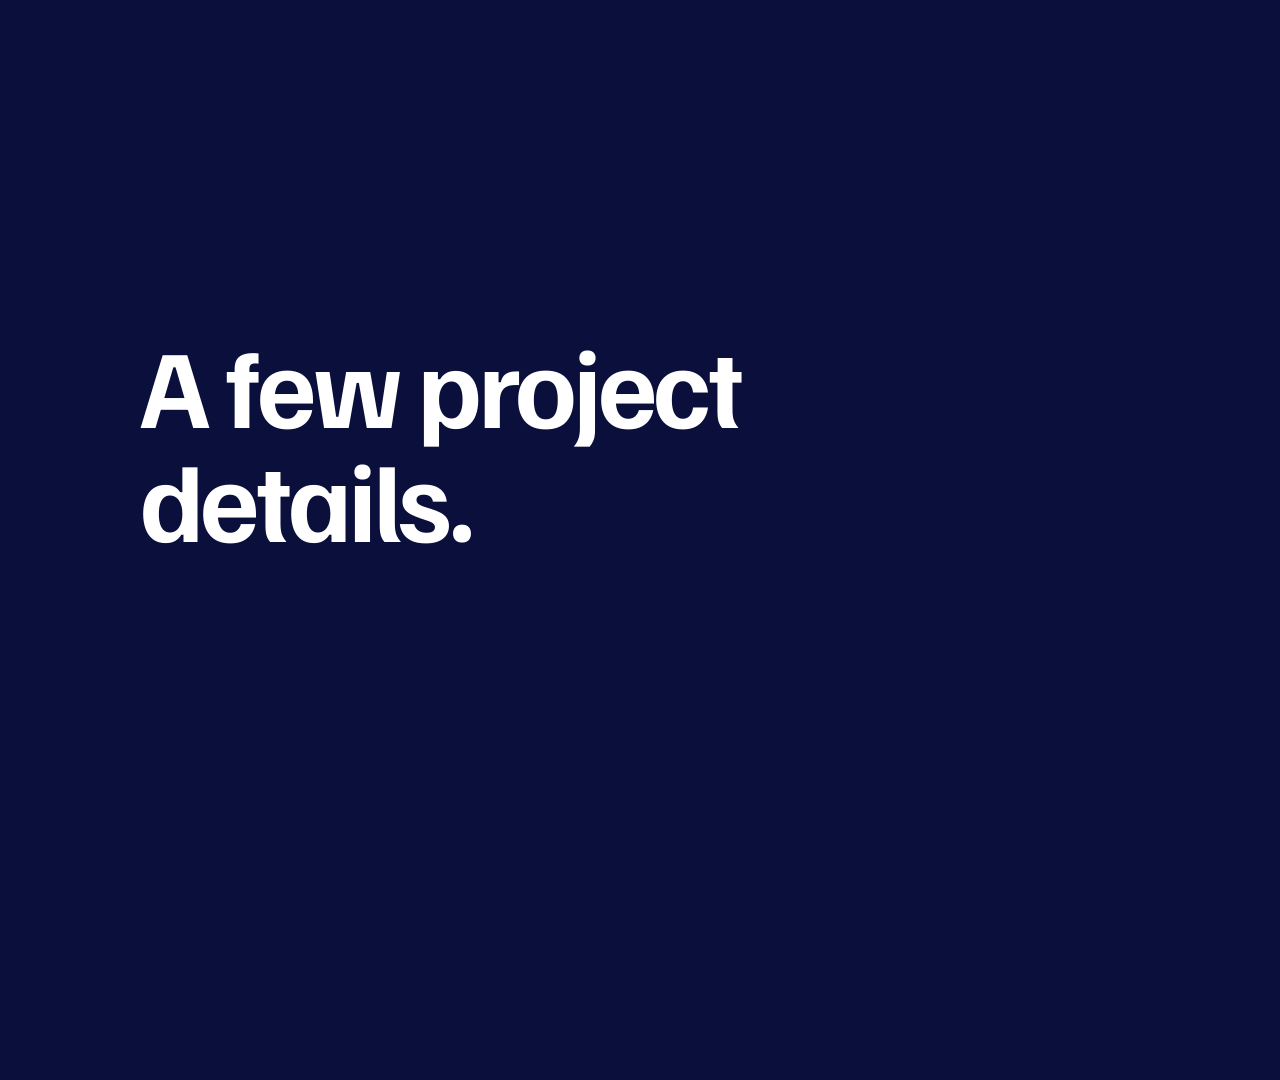
<file: brag-output/composition/index.html>
<!doctype html>
<html lang="en">
<head>
<meta charset="utf-8">
<title>Client Proposal &amp; Scope Document Generator</title>
<style>
  @font-face { font-family: 'Familjen Grotesk'; font-weight: 500; src: url('assets/fonts/FamiljenGrotesk-500.woff2') format('woff2'); }
  @font-face { font-family: 'Familjen Grotesk'; font-weight: 600; src: url('assets/fonts/FamiljenGrotesk-600.woff2') format('woff2'); }
  @font-face { font-family: 'Familjen Grotesk'; font-weight: 700; src: url('assets/fonts/FamiljenGrotesk-700.woff2') format('woff2'); }
  @font-face { font-family: 'Hanken Grotesk'; font-weight: 400; src: url('assets/fonts/HankenGrotesk-400.woff2') format('woff2'); }
  @font-face { font-family: 'Hanken Grotesk'; font-weight: 500; src: url('assets/fonts/HankenGrotesk-500.woff2') format('woff2'); }
  @font-face { font-family: 'Hanken Grotesk'; font-weight: 600; src: url('assets/fonts/HankenGrotesk-600.woff2') format('woff2'); }
  @font-face { font-family: 'Hanken Grotesk'; font-weight: 700; src: url('assets/fonts/HankenGrotesk-700.woff2') format('woff2'); }

  :root { --navy: #0A0F3C; --cobalt: #2B44FF; --canvas: #F5F6FB; --ink: #0E1230; --muted: #565C7A; --line: #E1E4F0; --tang: #FF7A1A; }
  * { box-sizing: border-box; margin: 0; padding: 0; }
  html, body { width: 1920px; height: 1080px; overflow: hidden; background: #000; }
  body { font-family: 'Hanken Grotesk', system-ui, sans-serif; }
  #root { position: relative; width: 1920px; height: 1080px; overflow: hidden; }
  .scene { position: absolute; left: 0; top: 0; width: 1920px; height: 1080px; overflow: hidden; }
  .navy { background: var(--navy); }
  .cobalt { background: var(--cobalt); }
  .canvas { background: var(--canvas); }
  .display { font-family: 'Familjen Grotesk', system-ui, sans-serif; font-weight: 700; letter-spacing: -0.035em; }

  /* Scene 1: details in */
  #s1 h1 { position: absolute; left: 140px; top: 300px; width: 760px; color: #fff; font-size: 112px; line-height: 1.02; }
  .card { position: absolute; left: 1010px; top: 130px; width: 780px; height: 820px; background: #fff; border-radius: 28px; padding: 48px 52px; box-shadow: 0 50px 90px -40px rgba(0, 0, 0, 0.6); }
  .card .cap { font-size: 28px; font-weight: 600; color: var(--muted); margin-bottom: 26px; }
  .field { margin-bottom: 14px; }
  .field label { display: block; font-size: 28px; font-weight: 500; color: var(--muted); margin-bottom: 8px; }
  .field .box { height: 68px; border: 2px solid var(--line); border-radius: 14px; padding: 0 22px; display: flex; align-items: center; font-size: 32px; font-weight: 500; color: var(--ink); white-space: pre; background: #FAFBFF; }
  .field .box span { opacity: 0; }
  .go { position: absolute; left: 52px; right: 52px; bottom: 48px; height: 84px; border-radius: 999px; background: var(--cobalt); color: #fff; font-size: 32px; font-weight: 600; display: flex; align-items: center; justify-content: center; }

  /* Scenes 2-5: real screens in a window */
  .cap2 { position: absolute; left: 255px; top: 50px; font-size: 56px; line-height: 1.05; }
  .win { position: absolute; left: 255px; width: 1409px; border-radius: 20px; overflow: hidden; box-shadow: 0 50px 90px -40px rgba(0, 0, 0, 0.55); background: #fff; }
  .win img { display: block; width: 100%; height: 100%; object-fit: cover; }
  .on-dark { color: #fff; }
  .on-light { color: var(--ink); }
  #s3 .win, #s5 .win { box-shadow: 0 40px 80px -40px rgba(14, 18, 48, 0.45); }

  /* Scene 6: export */
  #s6 h2 { position: absolute; left: 140px; top: 190px; width: 1500px; color: #fff; font-size: 150px; line-height: 1; }
  .pills { position: absolute; left: 140px; top: 600px; display: flex; gap: 36px; }
  .pill { width: 380px; height: 170px; border-radius: 999px; background: #fff; color: var(--navy); font-size: 72px; line-height: 170px; text-align: center; }

  /* Scene 7: outro */
  #s7 h2 { position: absolute; left: 140px; top: 270px; width: 1500px; color: #fff; font-size: 110px; line-height: 1.04; }
  #s7 .bar { position: absolute; left: 140px; top: 640px; width: 150px; height: 8px; background: var(--tang); border-radius: 4px; transform-origin: left center; }
  #s7 p { position: absolute; left: 140px; top: 690px; width: 1500px; color: #D6DCFF; font-size: 46px; font-weight: 500; line-height: 1.25; }
  #s7 small { position: absolute; left: 140px; bottom: 56px; color: #A9B2E8; font-size: 28px; font-weight: 500; }
</style>
</head>
<body>
<div id="root" data-composition-id="root" data-width="1920" data-height="1080" data-start="0" data-duration="24">

  <!-- 1. Details in -->
  <section class="scene navy clip" id="s1" data-start="0" data-duration="4.5" style="z-index:1">
    <h1 class="display" id="hook">A few project details.</h1>
    <div class="card" id="card">
      <div class="cap">Project details</div>
      <div class="field"><label>Client name</label><div class="box" id="f1" data-text="Bright Dental Clinic"></div></div>
      <div class="field"><label>Project type</label><div class="box" id="f2" data-text="Website Redesign"></div></div>
      <div class="field"><label>Timeline</label><div class="box" id="f3" data-text="8 weeks"></div></div>
      <div class="field"><label>Pricing or range</label><div class="box" id="f4" data-text="$6,500 - $8,000"></div></div>
      <div class="go" id="go">Generate proposal</div>
    </div>
  </section>

  <!-- 2. Proposal out -->
  <section class="scene cobalt clip" id="s2" data-start="4.1" data-duration="4.5" style="z-index:2">
    <div class="cap2 display on-dark" id="c2" data-layout-allow-overlap>A finished client proposal.</div>
    <div class="win" id="w2" style="top:150px;height:900px"><img src="assets/shots/cover.jpg" alt="The proposal cover"></div>
  </section>

  <!-- 3. The quote -->
  <section class="scene canvas clip" id="s3" data-start="8.22" data-duration="3.65" style="z-index:3">
    <div class="cap2 display on-light" id="c3" data-layout-allow-overlap>Opens with a real, sourced quote.</div>
    <div class="win" id="w3" style="top:240px;height:685px"><img src="assets/shots/quote.png" alt="The opening quote"></div>
  </section>

  <!-- 4. The timeline -->
  <section class="scene navy clip" id="s4" data-start="11.47" data-duration="3.66" style="z-index:4">
    <div class="cap2 display on-dark" id="c4" data-layout-allow-overlap>The timeline, drawn from your phases.</div>
    <div class="win" id="w4" style="top:200px;height:744px"><img src="assets/shots/timeline.png" alt="The timeline"></div>
  </section>

  <!-- 5. The price -->
  <section class="scene canvas clip" id="s5" data-start="14.73" data-duration="3.68" style="z-index:5">
    <div class="cap2 display on-light" id="c5" data-layout-allow-overlap>The price, in one look.</div>
    <div class="win" id="w5" style="top:150px;height:881px"><img src="assets/shots/invest.png" alt="The price section"></div>
  </section>

  <!-- 6. Export -->
  <section class="scene cobalt clip" id="s6" data-start="18.01" data-duration="3.13" style="z-index:6">
    <h2 class="display" id="h6" data-layout-allow-overlap>Edit every word live.</h2>
    <div class="pills display">
      <div class="pill" id="p1">HTML</div>
      <div class="pill" id="p2">Word</div>
      <div class="pill" id="p3">PDF</div>
    </div>
  </section>

  <!-- 7. Outro -->
  <section class="scene navy clip" id="s7" data-start="20.74" data-duration="3.26" style="z-index:7">
    <h2 class="display" id="h7">Client Proposal &amp; Scope Document Generator</h2>
    <div class="bar" id="bar7"></div>
    <p id="t7">No API key. No internet to generate a proposal.</p>
    <small id="cr7">Music: Sascha Ende, ende.app (CC BY 4.0)</small>
  </section>

  <!-- Audio: warm music bed, then sparse motion-matched accents -->
  <audio id="music" src="assets/music/happy-beats-business-moves-vol-10-by-ende-dot-app.mp3" data-start="0" data-duration="24" data-volume="0.5" data-fade-out="1.5"></audio>
  <audio id="k1" src="assets/sfx/keypress-001.wav" data-start="0.82" data-duration="0.3" data-volume="0.45"></audio>
  <audio id="k2" src="assets/sfx/keypress-003.wav" data-start="1.9" data-duration="0.3" data-volume="0.45"></audio>
  <audio id="k3" src="assets/sfx/keypress-001.wav" data-start="2.66" data-duration="0.3" data-volume="0.45"></audio>
  <audio id="k4" src="assets/sfx/keypress-003.wav" data-start="3.01" data-duration="0.3" data-volume="0.45"></audio>
  <audio id="clk" src="assets/sfx/click2.ogg" data-start="3.55" data-duration="0.3" data-volume="0.6"></audio>
  <audio id="i1" src="assets/sfx/impactSoft_medium_001.ogg" data-start="4.1" data-duration="0.4" data-volume="0.55"></audio>
  <audio id="b1" src="assets/sfx/bong_001.ogg" data-start="8.22" data-duration="0.3" data-volume="0.35"></audio>
  <audio id="i2" src="assets/sfx/impactSoft_medium_001.ogg" data-start="18.01" data-duration="0.4" data-volume="0.55"></audio>
  <audio id="c1" src="assets/sfx/click_003.ogg" data-start="18.55" data-duration="0.2" data-volume="0.6"></audio>
  <audio id="c2s" src="assets/sfx/click_003.ogg" data-start="19.1" data-duration="0.2" data-volume="0.6"></audio>
  <audio id="c3s" src="assets/sfx/click_003.ogg" data-start="19.64" data-duration="0.2" data-volume="0.6"></audio>
  <audio id="i3" src="assets/sfx/impactSoft_medium_001.ogg" data-start="20.74" data-duration="0.4" data-volume="0.6"></audio>
</div>

<script src="assets/gsap.min.js"></script>
<script>
  // Premium motion: decelerating, no overshoot. Scene cuts are crossfades that start on the beat.
  const tl = gsap.timeline({ paused: true });
  const E = "power2.out";

  // Build the typed text as one span per character (revealed with set/to, so seeking stays deterministic).
  ["f1", "f2", "f3", "f4"].forEach(function (id) {
    const box = document.getElementById(id);
    box.innerHTML = Array.from(box.dataset.text).map(function (ch) { return "<span>" + (ch === " " ? "&nbsp;" : ch) + "</span>"; }).join("");
  });
  const type = function (id, start, gap) { tl.to("#" + id + " span", { opacity: 1, duration: 0.01, stagger: gap }, start); };

  // ---- Scene 1: details in (0 - 4.1)
  tl.from("#hook", { y: 26, duration: 0.7, ease: E }, 0);   // on screen from frame 0 (it is the thumbnail)
  tl.from("#card", { opacity: 0, y: 40, duration: 0.7, ease: E }, 0.27);   // beat-grid: 0.27
  type("f1", 0.82, 0.04);   // beat-grid: 0.82
  type("f2", 1.9, 0.04);    // beat-grid: 1.90
  type("f3", 2.66, 0.05);
  type("f4", 3.01, 0.03);   // beat-grid: 3.01
  tl.to("#go", { scale: 0.96, duration: 0.08, ease: "power1.in" }, 3.55);   // beat-grid: 3.55 (the click)
  tl.to("#go", { scale: 1, background: "#1B2BC8", duration: 0.25, ease: E }, 3.63);

  // ---- Scene 2: proposal out (4.10 - 8.22)   // beat-locked: 4.10s
  tl.fromTo("#s2", { opacity: 0 }, { opacity: 1, duration: 0.35, ease: "power1.out" }, 4.1);
  tl.from("#w2", { y: 60, scale: 1.04, duration: 0.9, ease: E }, 4.1);
  tl.from("#c2", { opacity: 0, y: 20, duration: 0.6, ease: E }, 4.35);
  tl.to("#w2", { scale: 1.03, duration: 3.2, ease: "none" }, 5.0);

  // ---- Scene 3: the quote (8.22 - 11.47)   // beat-grid: 8.22
  tl.fromTo("#s3", { opacity: 0 }, { opacity: 1, duration: 0.35, ease: "power1.out" }, 8.22);
  tl.from("#w3", { y: 50, duration: 0.8, ease: E }, 8.22);
  tl.from("#c3", { opacity: 0, y: 20, duration: 0.6, ease: E }, 8.45);

  // ---- Scene 4: the timeline (11.47 - 14.73)   // beat-grid: 11.47
  tl.fromTo("#s4", { opacity: 0 }, { opacity: 1, duration: 0.35, ease: "power1.out" }, 11.47);
  tl.from("#w4", { y: 50, duration: 0.8, ease: E }, 11.47);
  tl.from("#c4", { opacity: 0, y: 20, duration: 0.6, ease: E }, 11.7);

  // ---- Scene 5: the price (14.73 - 18.01)   // beat-grid: 14.73
  tl.fromTo("#s5", { opacity: 0 }, { opacity: 1, duration: 0.35, ease: "power1.out" }, 14.73);
  tl.from("#w5", { y: 50, duration: 0.8, ease: E }, 14.73);
  tl.from("#c5", { opacity: 0, y: 20, duration: 0.6, ease: E }, 14.96);

  // ---- Scene 6: export (18.01 - 20.74)   // beat-locked: 18.01s (strong cue)
  tl.fromTo("#s6", { opacity: 0 }, { opacity: 1, duration: 0.3, ease: "power1.out" }, 18.01);
  tl.from("#h6", { opacity: 0, y: 30, duration: 0.6, ease: E }, 18.1);
  tl.from("#p1", { opacity: 0, y: 24, scale: 0.85, duration: 0.4, ease: E }, 18.55);   // beat-grid: pill 1 at 18.55
  tl.from("#p2", { opacity: 0, y: 24, scale: 0.85, duration: 0.4, ease: E }, 19.1);    // beat-grid: pill 2 at 19.10
  tl.from("#p3", { opacity: 0, y: 24, scale: 0.85, duration: 0.4, ease: E }, 19.64);   // beat-grid: pill 3 at 19.64

  // ---- Scene 7: outro (20.74 - 24)   // beat-locked: 20.74s (strong cue)
  tl.fromTo("#s7", { opacity: 0 }, { opacity: 1, duration: 0.3, ease: "power1.out" }, 20.74);
  tl.from("#h7", { opacity: 0, y: 30, duration: 0.7, ease: E }, 20.8);
  tl.from("#bar7", { scaleX: 0, duration: 0.6, ease: E }, 21.35);
  tl.from("#t7", { opacity: 0, y: 18, duration: 0.6, ease: E }, 21.45);
  tl.from("#cr7", { opacity: 0, duration: 0.5, ease: "power1.out" }, 21.4);

  window.__timelines = window.__timelines || {};
  window.__timelines["root"] = tl;
</script>
</body>
</html>
</file>
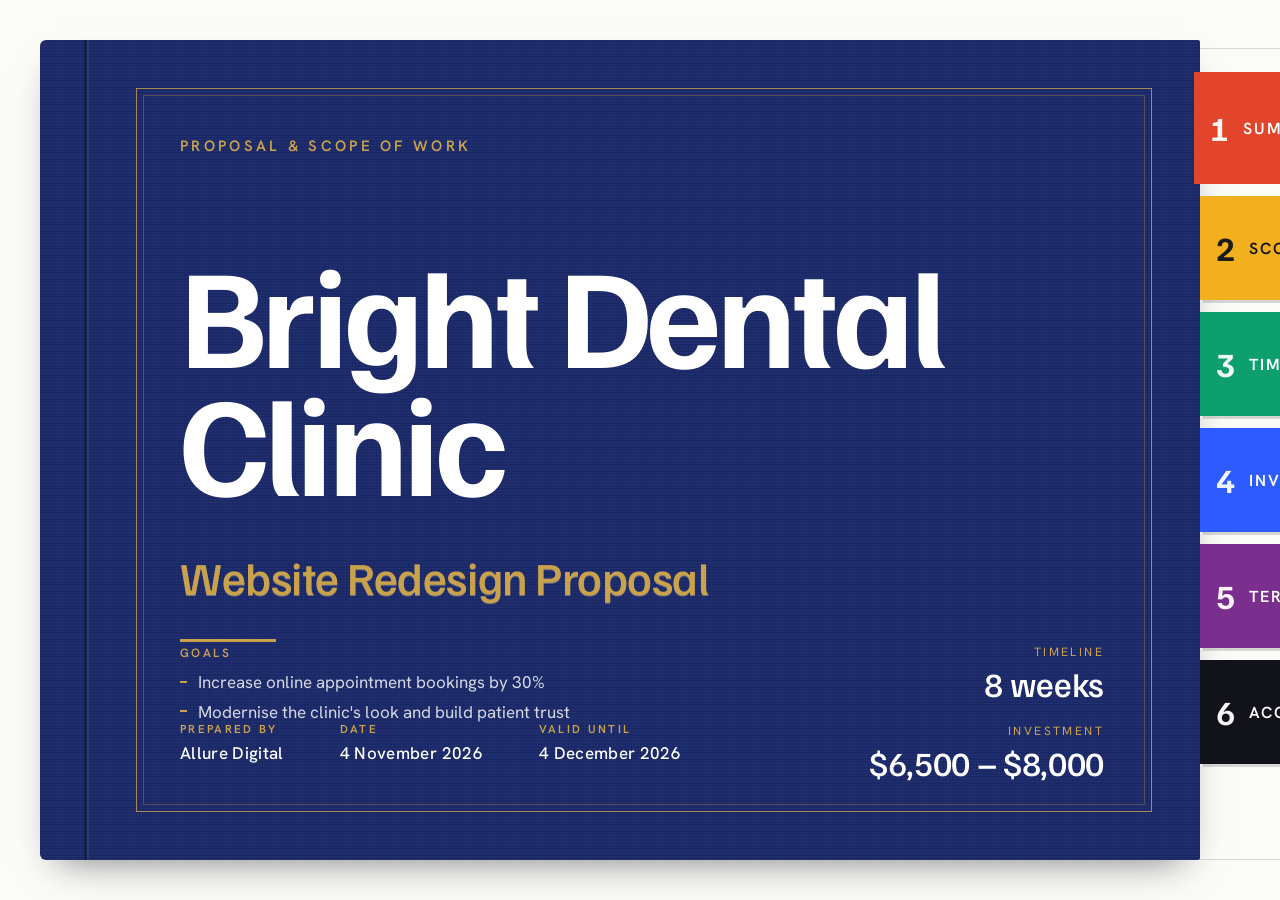
<file: .impeccable/mocks/decision/assigned.html>
<!doctype html>
<html lang="en"><head><meta charset="utf-8">
<title>The Tabbed Dossier</title>
<link rel="preconnect" href="https://fonts.googleapis.com">
<link href="https://fonts.googleapis.com/css2?family=Familjen+Grotesk:wght@500;700&family=Hanken+Grotesk:wght@400;500;600&display=swap" rel="stylesheet">
<style>
:root{--board:#1B2A6B;--gold:#C9A24B;--paper:#FBFBF8;--ink:#12131A}
*{box-sizing:border-box;margin:0;padding:0}
html,body{width:1440px;height:900px;overflow:hidden}
body{position:relative;background:var(--paper);font-family:'Hanken Grotesk',sans-serif;color:var(--ink)}
/* leaf of bond stock peeking behind the board, with a faint edge of stacked pages */
.leaf{position:absolute;left:1180px;top:48px;width:200px;height:812px;background:var(--paper);border:1px solid #d9d9d2;border-left:0;box-shadow:6px 0 0 -1px #f0f0ea,7px 0 0 #d9d9d2,13px 0 0 -1px #f0f0ea,14px 0 0 #d9d9d2}
.board{position:absolute;left:40px;top:40px;width:1160px;height:820px;background-color:var(--board);
 background-image:repeating-linear-gradient(0deg,rgba(255,255,255,.035) 0 1px,transparent 1px 3px),repeating-linear-gradient(90deg,rgba(0,0,0,.09) 0 1px,transparent 1px 3px);
 border-radius:6px 2px 2px 6px;box-shadow:0 18px 36px -18px rgba(18,19,26,.55)}
/* spine groove + gold foil frame */
.board::before{content:"";position:absolute;left:44px;top:0;bottom:0;width:3px;background:rgba(0,0,0,.28);box-shadow:2px 0 0 rgba(255,255,255,.07)}
.frame{position:absolute;left:96px;right:48px;top:48px;bottom:48px;border:1.5px solid var(--gold);opacity:.8}
.frame::after{content:"";position:absolute;inset:6px;border:1px solid rgba(201,162,75,.4)}
.cover{position:absolute;left:140px;right:96px;top:96px;bottom:96px}
.kicker{font-size:15px;font-weight:600;letter-spacing:.22em;text-transform:uppercase;color:var(--gold)}
.name{margin-top:92px;font-family:'Familjen Grotesk',sans-serif;font-weight:700;font-size:142px;line-height:.9;letter-spacing:-.035em;color:#fff}
.title{margin-top:44px;font-family:'Familjen Grotesk',sans-serif;font-weight:500;font-size:46px;letter-spacing:-.01em;color:var(--gold);
 text-shadow:0 1px 0 rgba(255,236,170,.35)}
.rule{width:96px;height:3px;background:var(--gold);margin-top:34px}
.goals{position:absolute;left:0;top:508px;width:520px;font-size:17px;line-height:1.5;color:rgba(255,255,255,.82)}
.goals b{display:block;font-size:12px;font-weight:600;letter-spacing:.2em;text-transform:uppercase;color:var(--gold);margin-bottom:8px}
.goals li{list-style:none;padding-left:18px;position:relative;margin-bottom:4px}
.goals li::before{content:"";position:absolute;left:0;top:.62em;width:7px;height:2px;background:var(--gold)}
.facts{position:absolute;right:0;top:508px;text-align:right}
.facts div{font-family:'Familjen Grotesk',sans-serif;font-size:34px;font-weight:500;color:#fff;letter-spacing:-.01em}
.facts small{display:block;font-size:12px;letter-spacing:.2em;text-transform:uppercase;color:var(--gold);margin-bottom:2px}
.meta{position:absolute;left:0;bottom:0;display:flex;gap:56px}
.meta span{display:block;font-size:11.5px;font-weight:600;letter-spacing:.2em;text-transform:uppercase;color:var(--gold);margin-bottom:6px}
.meta p{font-size:17px;font-weight:500;color:#fff;letter-spacing:.02em}
/* index tabs stand out of the right edge */
.tabs{position:absolute;left:1200px;top:72px}
.tab{position:relative;display:flex;align-items:center;gap:14px;height:104px;width:176px;margin-bottom:12px;padding:0 18px 0 16px;
 border-radius:0 12px 12px 0;color:#fff;font-weight:600;font-size:16px;letter-spacing:.14em;text-transform:uppercase;box-shadow:3px 3px 0 rgba(18,19,26,.16)}
.tab i{font-style:normal;font-family:'Familjen Grotesk',sans-serif;font-weight:700;font-size:34px;letter-spacing:0;line-height:1;opacity:.95}
.t1{background:#E2452B;width:216px;margin-left:-6px;box-shadow:5px 5px 0 rgba(18,19,26,.22);height:112px;
 clip-path:polygon(0 0,calc(100% - 34px) 0,100% 34px,100% 100%,0 100%)}
.t1::after{content:"";position:absolute;right:0;top:0;width:34px;height:34px;background:linear-gradient(225deg,transparent 50%,#a82a14 50%)}
.t2{background:#F2B01E;color:var(--ink)}
.t3{background:#0E9F6E}
.t4{background:#2D5BFF}
.t5{background:#7A2E8E}
.t6{background:#E2452B;filter:hue-rotate(0deg)}
.t6{background:#12131A;color:#fff}
.foot{position:absolute;left:1236px;bottom:34px;font-size:12px;letter-spacing:.16em;text-transform:uppercase;color:#6b6c75}
</style></head>
<body>
<div class="leaf"></div>
<div class="board">
  <div class="frame"></div>
  <div class="cover">
    <div class="kicker">Proposal &amp; Scope of Work</div>
    <h1 class="name">Bright Dental<br>Clinic</h1>
    <div class="title">Website Redesign Proposal</div>
    <div class="rule"></div>
    <div class="goals"><b>Goals</b><ul>
      <li>Increase online appointment bookings by 30%</li>
      <li>Modernise the clinic's look and build patient trust</li></ul></div>
    <div class="facts"><small>Timeline</small><div>8 weeks</div><small style="margin-top:18px">Investment</small><div>$6,500 &ndash; $8,000</div></div>
    <div class="meta">
      <div><span>Prepared by</span><p>Allure Digital</p></div>
      <div><span>Date</span><p>4 November 2026</p></div>
      <div><span>Valid until</span><p>4 December 2026</p></div>
    </div>
  </div>
</div>
<div class="tabs">
  <div class="tab t1"><i>1</i>Summary</div>
  <div class="tab t2"><i>2</i>Scope</div>
  <div class="tab t3"><i>3</i>Timeline</div>
  <div class="tab t4"><i>4</i>Investment</div>
  <div class="tab t5"><i>5</i>Terms</div>
  <div class="tab t6"><i>6</i>Accept</div>
</div>
</body></html>
</file>
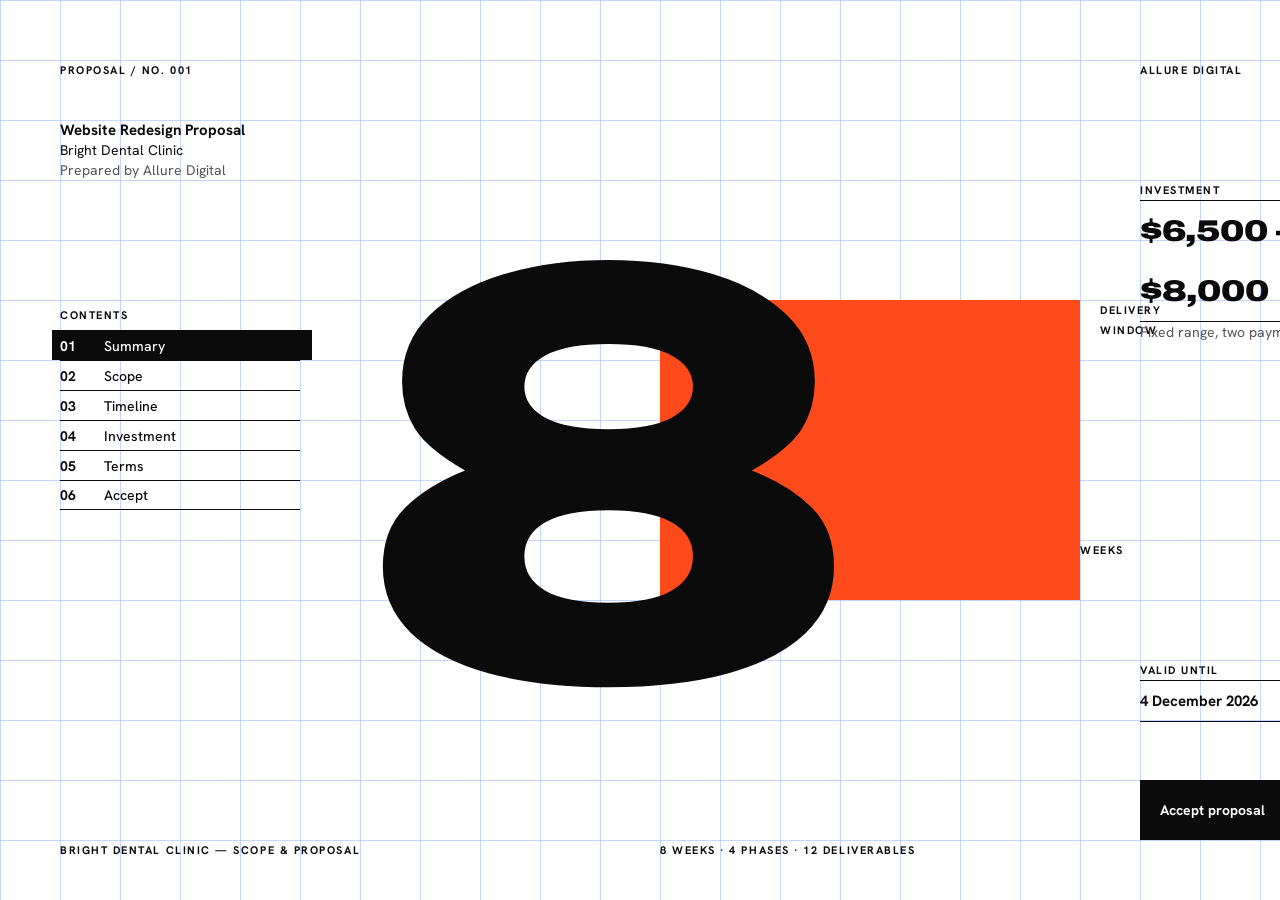
<file: .impeccable/mocks/decision/challenger-crouwel.html>
<!doctype html>
<html lang="en">
<head>
<meta charset="utf-8">
<title>Gridded Specimen - Proposal sketch</title>
<link rel="preconnect" href="https://fonts.googleapis.com">
<link rel="preconnect" href="https://fonts.gstatic.com" crossorigin>
<link href="https://fonts.googleapis.com/css2?family=Archivo:wdth,wght@125,900&family=Hanken+Grotesk:wght@400;500;700&display=swap" rel="stylesheet">
<style>
  :root { --ink:#0B0B0B; --red:#FF4A1C; --blue:#8FB4FF; --cell:60px; }
  * { margin:0; padding:0; box-sizing:border-box; }
  html, body { background:#fff; }
  body { width:1440px; height:900px; overflow:hidden; position:relative; color:var(--ink);
    font-family:"Hanken Grotesk", Helvetica, Arial, sans-serif; font-size:14px; line-height:20px; }
  /* construction grid: 60px cells, faint blue hairlines */
  .grid { position:absolute; inset:0;
    background-image:
      repeating-linear-gradient(to right, rgba(143,180,255,.55) 0 1px, transparent 1px var(--cell)),
      repeating-linear-gradient(to bottom, rgba(143,180,255,.55) 0 1px, transparent 1px var(--cell)); }
  /* accent plane: cols 11-17 (x660-1080), rows 5-10 (y300-600), snapped to grid */
  .plane { position:absolute; left:660px; top:300px; width:420px; height:300px; background:var(--red); }
  /* monumental figure: the 8, set on the grid */
  .fig { position:absolute; left:360px; top:180px; height:600px; font-family:"Archivo", sans-serif;
    font-weight:900; font-stretch:125%; font-size:600px; line-height:600px; letter-spacing:-0.02em;
    color:var(--ink); }
  .abs { position:absolute; }
  .label { font-size:11px; letter-spacing:.14em; text-transform:uppercase; font-weight:700; line-height:20px; }
  /* contents list, cols 1-5 */
  nav { left:60px; top:300px; width:240px; }
  nav li { list-style:none; display:flex; gap:20px; height:30px; align-items:center;
    border-top:1px solid var(--ink); font-weight:500; }
  nav li:last-child { border-bottom:1px solid var(--ink); }
  nav li b { font-weight:700; width:24px; }
  nav li.on { background:var(--ink); color:#fff; margin-right:-12px; padding-left:8px; margin-left:-8px; }
  h1 { font-family:"Hanken Grotesk"; font-weight:700; font-size:15px; line-height:20px; }
  .weeks { left:1080px; top:540px; width:60px; }
  .price { font-family:"Archivo", sans-serif; font-weight:900; font-stretch:125%; font-size:30px; line-height:60px;
    letter-spacing:-0.01em; }
  .rule { border-top:1px solid var(--ink); }
  .btn { left:1140px; top:780px; width:240px; height:60px; background:var(--ink); color:#fff;
    display:flex; align-items:center; justify-content:space-between; padding:0 20px; font-weight:700; }
  .btn span:last-child { font-weight:500; }
</style>
</head>
<body>
  <div class="grid"></div>
  <div class="plane"></div>
  <div class="fig" aria-label="8 weeks">8</div>

  <!-- top bar -->
  <div class="abs label" style="left:60px; top:60px;">Proposal / No. 001</div>
  <div class="abs label" style="left:1140px; top:60px;">Allure Digital</div>

  <!-- title block, cols 1-5 -->
  <div class="abs" style="left:60px; top:120px; width:240px;">
    <h1>Website Redesign Proposal</h1>
    <div>Bright Dental Clinic</div>
    <div style="color:#555;">Prepared by Allure Digital</div>
  </div>

  <!-- contents list -->
  <nav class="abs">
    <div class="label" style="height:30px; line-height:30px;">Contents</div>
    <ul>
      <li class="on"><b>01</b>Summary</li>
      <li><b>02</b>Scope</li>
      <li><b>03</b>Timeline</li>
      <li><b>04</b>Investment</li>
      <li><b>05</b>Terms</li>
      <li><b>06</b>Accept</li>
    </ul>
  </nav>

  <!-- weeks caption, snapped to the plane's right edge -->
  <div class="abs weeks"><div class="label">Weeks</div><div style="color:#fff;">&nbsp;</div></div>
  <div class="abs label" style="left:1100px; top:300px; width:100px;">Delivery<br>window</div>

  <!-- right column, cols 19-23 -->
  <div class="abs" style="left:1140px; top:180px; width:240px;">
    <div class="label">Investment</div>
    <div class="rule"></div>
    <div class="price">$6,500 &ndash; $8,000</div>
    <div class="rule"></div>
    <div style="color:#555;">Fixed range, two payment stages.</div>
  </div>
  <div class="abs" style="left:1140px; top:660px; width:240px;">
    <div class="label">Valid until</div>
    <div class="rule"></div>
    <div style="font-weight:700; font-size:15px; line-height:40px;">4 December 2026</div>
    <div class="rule"></div>
  </div>
  <div class="abs btn"><span>Accept proposal</span><span>06</span></div>

  <!-- footer -->
  <div class="abs label" style="left:60px; top:840px;">Bright Dental Clinic &mdash; Scope &amp; Proposal</div>
  <div class="abs label" style="left:660px; top:840px;">8 weeks &middot; 4 phases &middot; 12 deliverables</div>
</body>
</html>
</file>
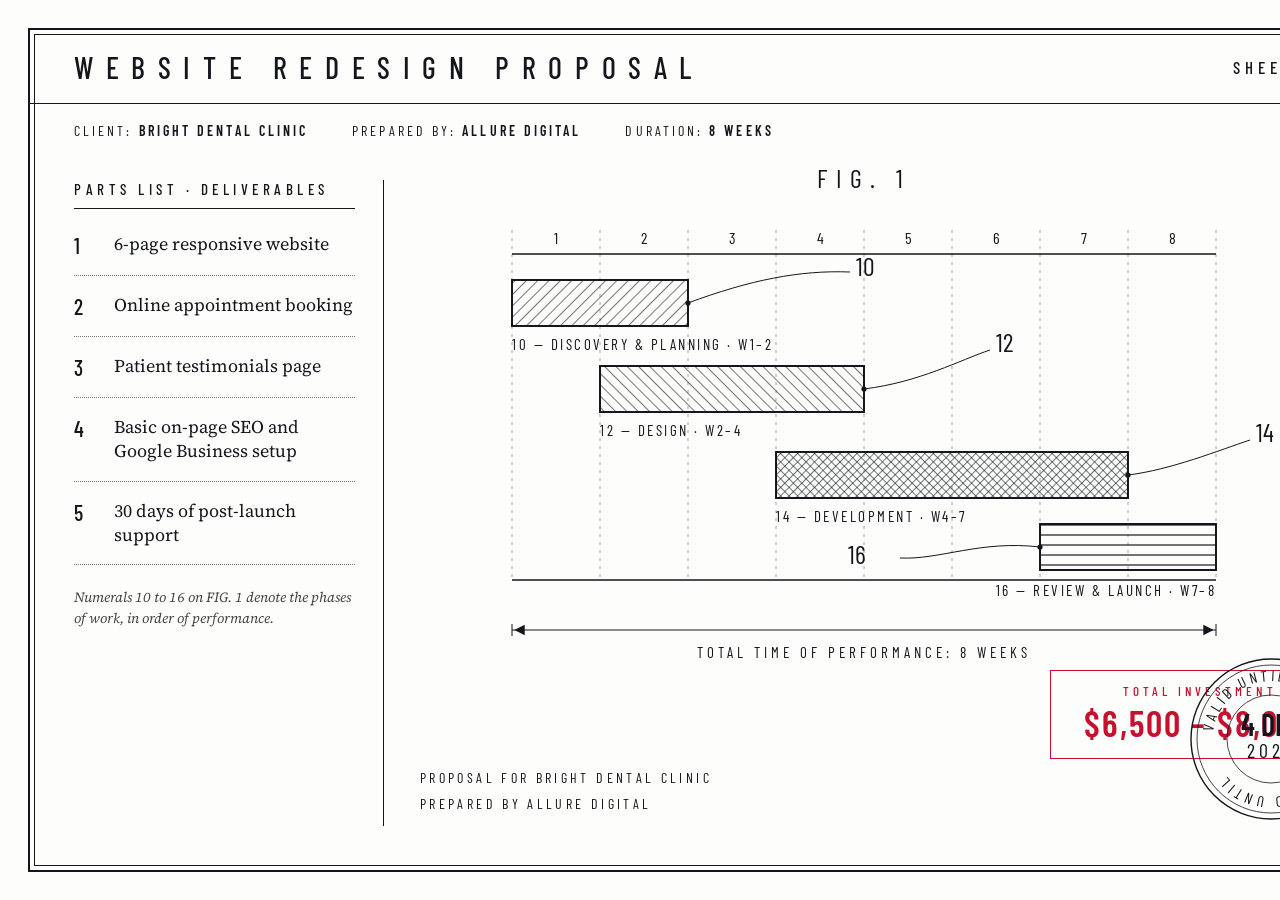
<file: .impeccable/mocks/decision/challenger-patent.html>
<!doctype html>
<html lang="en"><head><meta charset="utf-8"><title>Patent Drawing Sheet</title>
<link rel="preconnect" href="https://fonts.googleapis.com"><link rel="preconnect" href="https://fonts.gstatic.com" crossorigin>
<link href="https://fonts.googleapis.com/css2?family=Barlow+Condensed:wght@400;500;600&family=Source+Serif+4:ital,opsz,wght@0,8..60,400;0,8..60,600;1,8..60,400&display=swap" rel="stylesheet">
<style>
:root{--ink:#14161c;--bond:#fdfdfb;--carmine:#C8102E;--rule:#14161c}
*{box-sizing:border-box;margin:0;padding:0}
html,body{width:1440px;height:900px;overflow:hidden;background:#e9e8e3}
body{font-family:'Source Serif 4',serif;color:var(--ink)}
.page{position:relative;width:1440px;height:900px;overflow:hidden;background:var(--bond);padding:28px}
.sheet{position:relative;width:100%;height:100%;border:2px solid var(--rule);outline:1px solid var(--rule);outline-offset:-7px}
.head{position:absolute;left:0;right:0;top:0;height:74px;border-bottom:1px solid var(--rule);display:flex;align-items:center;justify-content:space-between;padding:0 44px}
.head h1{font:500 30px 'Barlow Condensed',sans-serif;letter-spacing:.42em;text-transform:uppercase}
.head .sh{font:500 17px 'Barlow Condensed',sans-serif;letter-spacing:.3em}
.meta{position:absolute;left:44px;top:92px;font:400 14px 'Barlow Condensed',sans-serif;letter-spacing:.22em;text-transform:uppercase;display:flex;gap:44px}
.meta b{font-weight:600}
.parts{position:absolute;left:44px;top:150px;width:310px;bottom:44px;border-right:1px solid var(--rule);padding-right:28px}
.lbl{font:500 15px 'Barlow Condensed',sans-serif;letter-spacing:.3em;text-transform:uppercase;padding-bottom:10px;border-bottom:1px solid var(--rule);margin-bottom:6px}
.parts ol{list-style:none}
.parts li{display:grid;grid-template-columns:40px 1fr;padding:17px 0;border-bottom:1px dotted #777;font-size:18px;line-height:1.35}
.parts li span{font:500 22px 'Barlow Condensed',sans-serif;letter-spacing:.06em}
.parts p{margin-top:22px;font:italic 400 14px/1.5 'Source Serif 4',serif;color:#444}
.fig{position:absolute;left:390px;top:130px;width:980px;height:600px}
.fig svg{display:block}
.tot{position:absolute;left:1020px;top:640px;width:300px;border:1.5px solid var(--carmine);padding:12px 18px 14px;text-align:center;color:var(--carmine)}
.tot small{display:block;font:500 13px 'Barlow Condensed',sans-serif;letter-spacing:.3em;text-transform:uppercase}
.tot strong{display:block;font:600 36px 'Barlow Condensed',sans-serif;letter-spacing:.06em;margin-top:2px}
.seal{position:absolute;right:54px;bottom:46px}
.foot{position:absolute;left:390px;bottom:52px;font:400 14px 'Barlow Condensed',sans-serif;letter-spacing:.24em;text-transform:uppercase;line-height:1.9}
</style></head><body><div class="page"><div class="sheet">
<header class="head"><h1>Website Redesign Proposal</h1><div class="sh">SHEET 1 OF 6</div></header>
<div class="meta"><span>Client: <b>Bright Dental Clinic</b></span><span>Prepared by: <b>Allure Digital</b></span><span>Duration: <b>8 weeks</b></span></div>
<aside class="parts"><div class="lbl">Parts List &middot; Deliverables</div>
<ol><li><span>1</span>6-page responsive website</li><li><span>2</span>Online appointment booking</li><li><span>3</span>Patient testimonials page</li><li><span>4</span>Basic on-page SEO and Google Business setup</li><li><span>5</span>30 days of post-launch support</li></ol>
<p>Numerals 10 to 16 on FIG. 1 denote the phases of work, in order of performance.</p></aside>
<section class="fig"><svg width="980" height="600" viewBox="0 0 980 600" fill="none" stroke="#14161c" stroke-width="1.4">
<defs>
<pattern id="h1" width="8" height="8" patternUnits="userSpaceOnUse" patternTransform="rotate(45)"><line x1="0" y1="0" x2="0" y2="8" stroke-width="1.2"/></pattern>
<pattern id="h2" width="8" height="8" patternUnits="userSpaceOnUse" patternTransform="rotate(-45)"><line x1="0" y1="0" x2="0" y2="8" stroke-width="1.2"/></pattern>
<pattern id="h3" width="6" height="6" patternUnits="userSpaceOnUse" patternTransform="rotate(45)"><line x1="0" y1="0" x2="0" y2="6" stroke-width="1.2"/><line x1="0" y1="0" x2="6" y2="0" stroke-width="1.2"/></pattern>
<pattern id="h4" width="10" height="10" patternUnits="userSpaceOnUse"><line x1="0" y1="5" x2="10" y2="5" stroke-width="1.2"/></pattern>
</defs>
<g font-family="Barlow Condensed" font-size="15" letter-spacing="2" fill="#14161c" stroke="none" text-anchor="middle">
<text x="444" y="28" font-size="26" letter-spacing="8">FIG. 1</text></g>
<g stroke-width="0.8" stroke="#888"><path d="M92 70V420M180 70V420M268 70V420M356 70V420M444 70V420M532 70V420M620 70V420M708 70V420M796 70V420" stroke-dasharray="3 5"/></g>
<path d="M92 94H796M92 420H796" stroke-width="1.6"/>
<g font-family="Barlow Condensed" font-size="16" fill="#14161c" stroke="none" text-anchor="middle"><text x="136" y="84">1</text><text x="224" y="84">2</text><text x="312" y="84">3</text><text x="400" y="84">4</text><text x="488" y="84">5</text><text x="576" y="84">6</text><text x="664" y="84">7</text><text x="752" y="84">8</text></g>
<g stroke-width="1.8"><rect x="92" y="120" width="176" height="46" fill="url(#h1)"/><rect x="92" y="120" width="176" height="46"/>
<rect x="180" y="206" width="264" height="46" fill="url(#h2)"/><rect x="180" y="206" width="264" height="46"/>
<rect x="356" y="292" width="352" height="46" fill="url(#h3)"/><rect x="356" y="292" width="352" height="46"/>
<rect x="620" y="364" width="176" height="46" fill="url(#h4)"/><rect x="620" y="364" width="176" height="46"/></g>
<g stroke-width="1"><path d="M268 143C330 120 380 110 430 112"/><path d="M444 229C500 222 540 200 570 190"/><path d="M708 315C750 310 800 290 830 280"/><path d="M620 387C560 380 520 400 480 398"/></g>
<g fill="#14161c" stroke="none"><circle cx="268" cy="143" r="2.6"/><circle cx="444" cy="229" r="2.6"/><circle cx="708" cy="315" r="2.6"/><circle cx="620" cy="387" r="2.6"/></g>
<g font-family="Barlow Condensed" font-size="26" fill="#14161c" stroke="none"><text x="436" y="116">10</text><text x="576" y="192">12</text><text x="836" y="282">14</text><text x="446" y="404" text-anchor="end">16</text></g>
<g font-family="Barlow Condensed" font-size="15" letter-spacing="2.5" fill="#14161c" stroke="none">
<text x="92" y="190">10 &#8212; DISCOVERY &amp; PLANNING &#183; W1&#8211;2</text><text x="180" y="276">12 &#8212; DESIGN &#183; W2&#8211;4</text><text x="356" y="362">14 &#8212; DEVELOPMENT &#183; W4&#8211;7</text><text x="796" y="436" text-anchor="end">16 &#8212; REVIEW &amp; LAUNCH &#183; W7&#8211;8</text></g>
<path d="M92 470H796M92 464V476M796 464V476" stroke-width="1"/><path d="M96 470l8-4v8zM792 470l-8-4v8z" fill="#14161c"/>
<text x="444" y="498" font-family="Barlow Condensed" font-size="15" letter-spacing="4" fill="#14161c" stroke="none" text-anchor="middle">TOTAL TIME OF PERFORMANCE: 8 WEEKS</text>
</svg></section>
<div class="tot"><small>Total Investment</small><strong>$6,500 &ndash; $8,000</strong></div>
<div class="foot">Proposal for Bright Dental Clinic<br>Prepared by Allure Digital</div>
<svg class="seal" width="170" height="170" viewBox="0 0 170 170" fill="none" stroke="#14161c" stroke-width="1.4"><defs><path id="c" d="M85 85m-58 0a58 58 0 1 1 116 0a58 58 0 1 1-116 0"/></defs>
<circle cx="85" cy="85" r="80"/><circle cx="85" cy="85" r="74" stroke-width=".8"/><circle cx="85" cy="85" r="44" stroke-width=".8"/>
<text font-family="Barlow Condensed" font-size="15" letter-spacing="3.6" fill="#14161c" stroke="none"><textPath href="#c" startOffset="2%">VALID UNTIL 4 DEC 2026 &#183; VALID UNTIL</textPath></text>
<text x="85" y="82" text-anchor="middle" font-family="Barlow Condensed" font-size="30" font-weight="600" fill="#14161c" stroke="none">4 DEC</text><text x="85" y="104" text-anchor="middle" font-family="Barlow Condensed" font-size="20" letter-spacing="4" fill="#14161c" stroke="none">2026</text></svg>
</div></div></body></html>
</file>
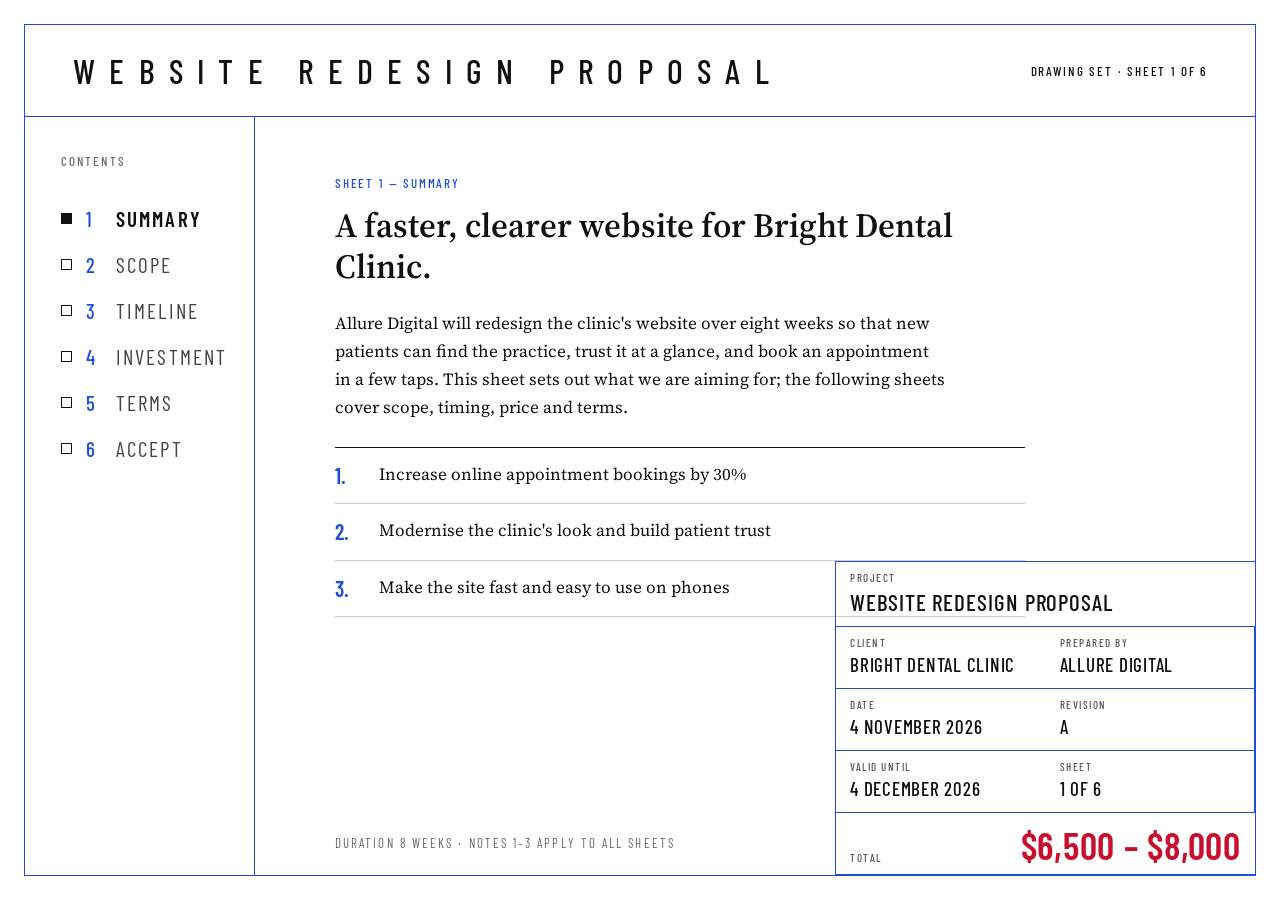
<file: .impeccable/mocks/decision/model-pick.html>
<!doctype html>
<html lang="en"><head><meta charset="utf-8"><title>Title-Block Drawing Set sketch</title>
<link rel="preconnect" href="https://fonts.googleapis.com">
<link href="https://fonts.googleapis.com/css2?family=Barlow+Condensed:wght@400;500;600&family=Source+Serif+4:opsz,wght@8..60,400;8..60,600&display=swap" rel="stylesheet">
<style>
:root{--bond:#FFFFFF;--ink:#111111;--blue:#1F4FD8;--red:#C8102E}
*{box-sizing:border-box;margin:0;padding:0}
html,body{width:1440px;height:900px;overflow:hidden;background:var(--bond);color:var(--ink)}
.sheet{position:absolute;inset:24px;border:1.5px solid var(--blue);}
.lab{font-family:"Barlow Condensed",sans-serif;text-transform:uppercase;letter-spacing:.14em;font-size:13px;font-weight:500}
.head{position:absolute;left:0;right:0;top:0;height:92px;border-bottom:1px solid var(--blue);display:flex;align-items:center;justify-content:space-between;padding:0 48px}
.head h1{font-family:"Barlow Condensed",sans-serif;font-weight:500;font-size:34px;letter-spacing:.42em;text-transform:uppercase}
.head .lab{color:var(--ink)}
.rail{position:absolute;left:0;top:92px;bottom:0;width:230px;border-right:1px solid var(--blue);padding:36px 0 0 36px}
.rail .lab{color:var(--ink);margin-bottom:26px;opacity:.6}
.rail ol{list-style:none}
.rail li{display:flex;align-items:center;gap:14px;font-family:"Barlow Condensed",sans-serif;font-size:21px;letter-spacing:.1em;text-transform:uppercase;height:46px;color:#444}
.rail li i{width:11px;height:11px;border:1.5px solid var(--ink);display:block}
.rail li b{font-weight:500;color:var(--blue);width:16px}
.rail li.on{color:var(--ink);font-weight:600}
.rail li.on i{background:var(--ink)}
.read{position:absolute;left:310px;top:150px;width:690px}
.read .lab{color:var(--blue);margin-bottom:14px}
.read h2{font-family:"Source Serif 4",serif;font-weight:600;font-size:34px;line-height:1.2;margin-bottom:22px}
.read p{font-family:"Source Serif 4",serif;font-size:17px;line-height:1.65;max-width:68ch;margin-bottom:26px}
.notes{list-style:none;border-top:1px solid var(--ink)}
.notes li{display:flex;gap:18px;padding:14px 0;border-bottom:1px solid #ccc;font-family:"Source Serif 4",serif;font-size:17px;line-height:1.5}
.notes b{font-family:"Barlow Condensed",sans-serif;color:var(--blue);font-weight:600;font-size:22px;width:26px;line-height:1.25}
.tb{position:absolute;right:0;bottom:0;width:420px;border-top:1px solid var(--blue);border-left:1px solid var(--blue);display:grid;grid-template-columns:1fr 1fr}
.c{border-bottom:1px solid var(--blue);border-right:1px solid var(--blue);padding:9px 14px 10px;min-height:62px}
.c:nth-child(even){border-right:0}
.c .lab{font-size:11px;color:#555;display:block;margin-bottom:4px}
.c span:last-child{font-family:"Barlow Condensed",sans-serif;font-size:19px;letter-spacing:.04em;text-transform:uppercase;font-weight:500}
.w{grid-column:1/3;border-right:0}
.w span:last-child{font-size:23px}
.tot{grid-column:1/3;border-right:0;display:flex;justify-content:space-between;align-items:flex-end;padding-top:12px}
.tot .lab{margin:0}
.tot span:last-child{color:var(--red);font-size:38px;font-weight:600;letter-spacing:.02em;line-height:1}
.foot{position:absolute;left:310px;bottom:24px;font-family:"Barlow Condensed",sans-serif;font-size:13px;letter-spacing:.16em;color:#666;text-transform:uppercase}
</style></head><body>
<div class="sheet">
 <div class="head"><h1>Website Redesign Proposal</h1><span class="lab">Drawing set &middot; Sheet 1 of 6</span></div>
 <nav class="rail"><div class="lab">Contents</div><ol>
  <li class="on"><i></i><b>1</b>Summary</li><li><i></i><b>2</b>Scope</li><li><i></i><b>3</b>Timeline</li>
  <li><i></i><b>4</b>Investment</li><li><i></i><b>5</b>Terms</li><li><i></i><b>6</b>Accept</li></ol></nav>
 <section class="read">
  <div class="lab">Sheet 1 &mdash; Summary</div>
  <h2>A faster, clearer website for Bright Dental Clinic.</h2>
  <p>Allure Digital will redesign the clinic's website over eight weeks so that new patients can find the practice, trust it at a glance, and book an appointment in a few taps. This sheet sets out what we are aiming for; the following sheets cover scope, timing, price and terms.</p>
  <ol class="notes">
   <li><b>1.</b>Increase online appointment bookings by 30%</li>
   <li><b>2.</b>Modernise the clinic's look and build patient trust</li>
   <li><b>3.</b>Make the site fast and easy to use on phones</li>
  </ol>
 </section>
 <div class="foot">Duration 8 weeks &middot; Notes 1&ndash;3 apply to all sheets</div>
 <div class="tb">
  <div class="c w"><span class="lab">Project</span><span>Website Redesign Proposal</span></div>
  <div class="c"><span class="lab">Client</span><span>Bright Dental Clinic</span></div>
  <div class="c"><span class="lab">Prepared by</span><span>Allure Digital</span></div>
  <div class="c"><span class="lab">Date</span><span>4 November 2026</span></div>
  <div class="c"><span class="lab">Revision</span><span>A</span></div>
  <div class="c"><span class="lab">Valid until</span><span>4 December 2026</span></div>
  <div class="c"><span class="lab">Sheet</span><span>1 of 6</span></div>
  <div class="c tot"><span class="lab">Total</span><span>$6,500 &ndash; $8,000</span></div>
 </div>
</div>
</body></html>
</file>
